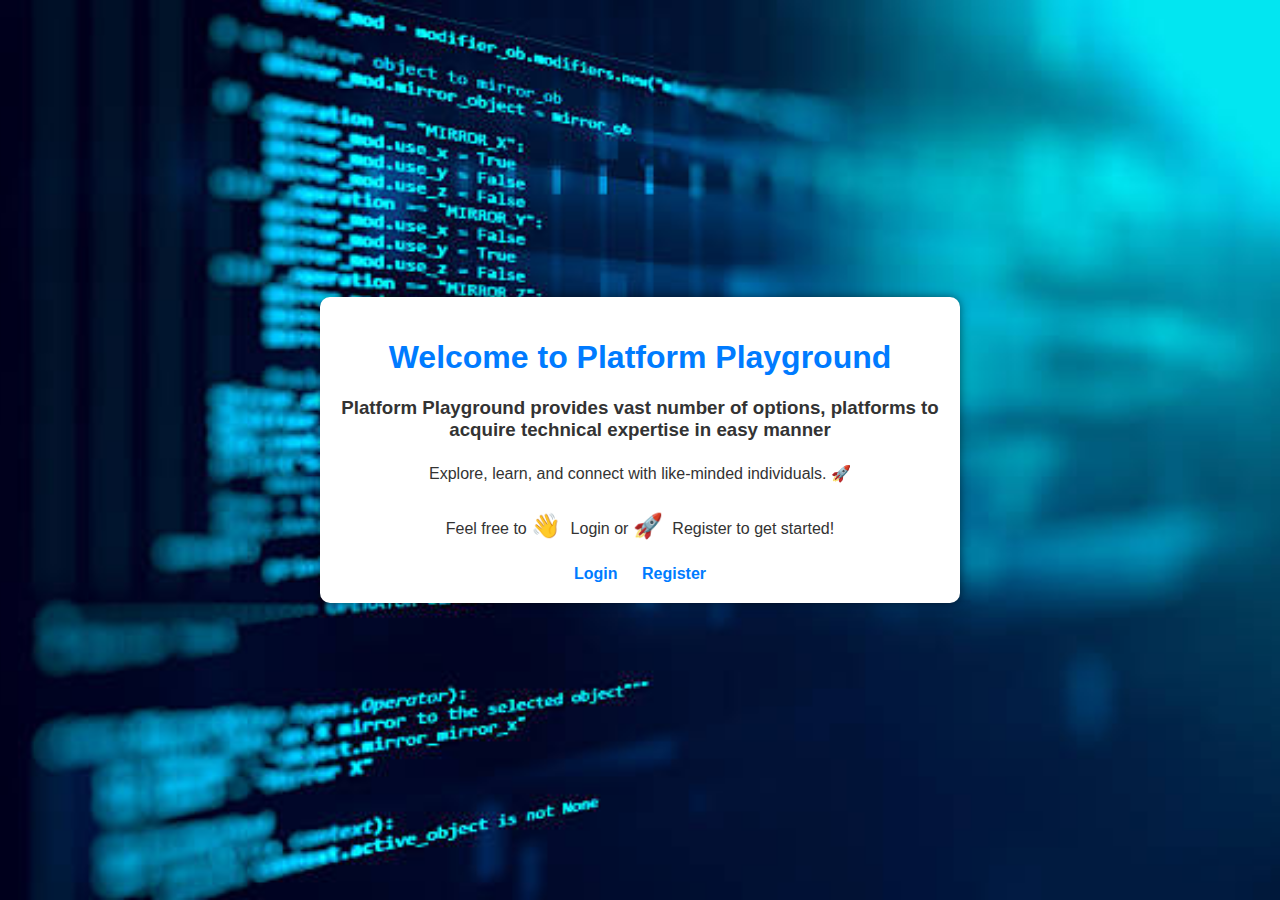
<file: src/main/webapp/index.html>
<!DOCTYPE html>
<html lang="en">
<head>
    <meta charset="UTF-8">
    <title>Platform-Playground</title>
    <link rel="stylesheet" href="indexStyle.css">
</head>
<body>
<div class="container">
    <h1>Welcome to Platform Playground</h1>
    <h3>Platform Playground provides vast number of options, platforms to acquire technical expertise in easy manner</h3>
    <p>Explore, learn, and connect with like-minded individuals. 🚀</p>
    <p>Feel free to <span class="emoji">👋</span> Login or <span class="emoji">🚀</span> Register to get started!</p>
    <div class="links">
        <a href="login.jsp">Login</a>
        <a href="register.jsp">Register</a>
    </div>
</div>
</body>
</html>
</file>
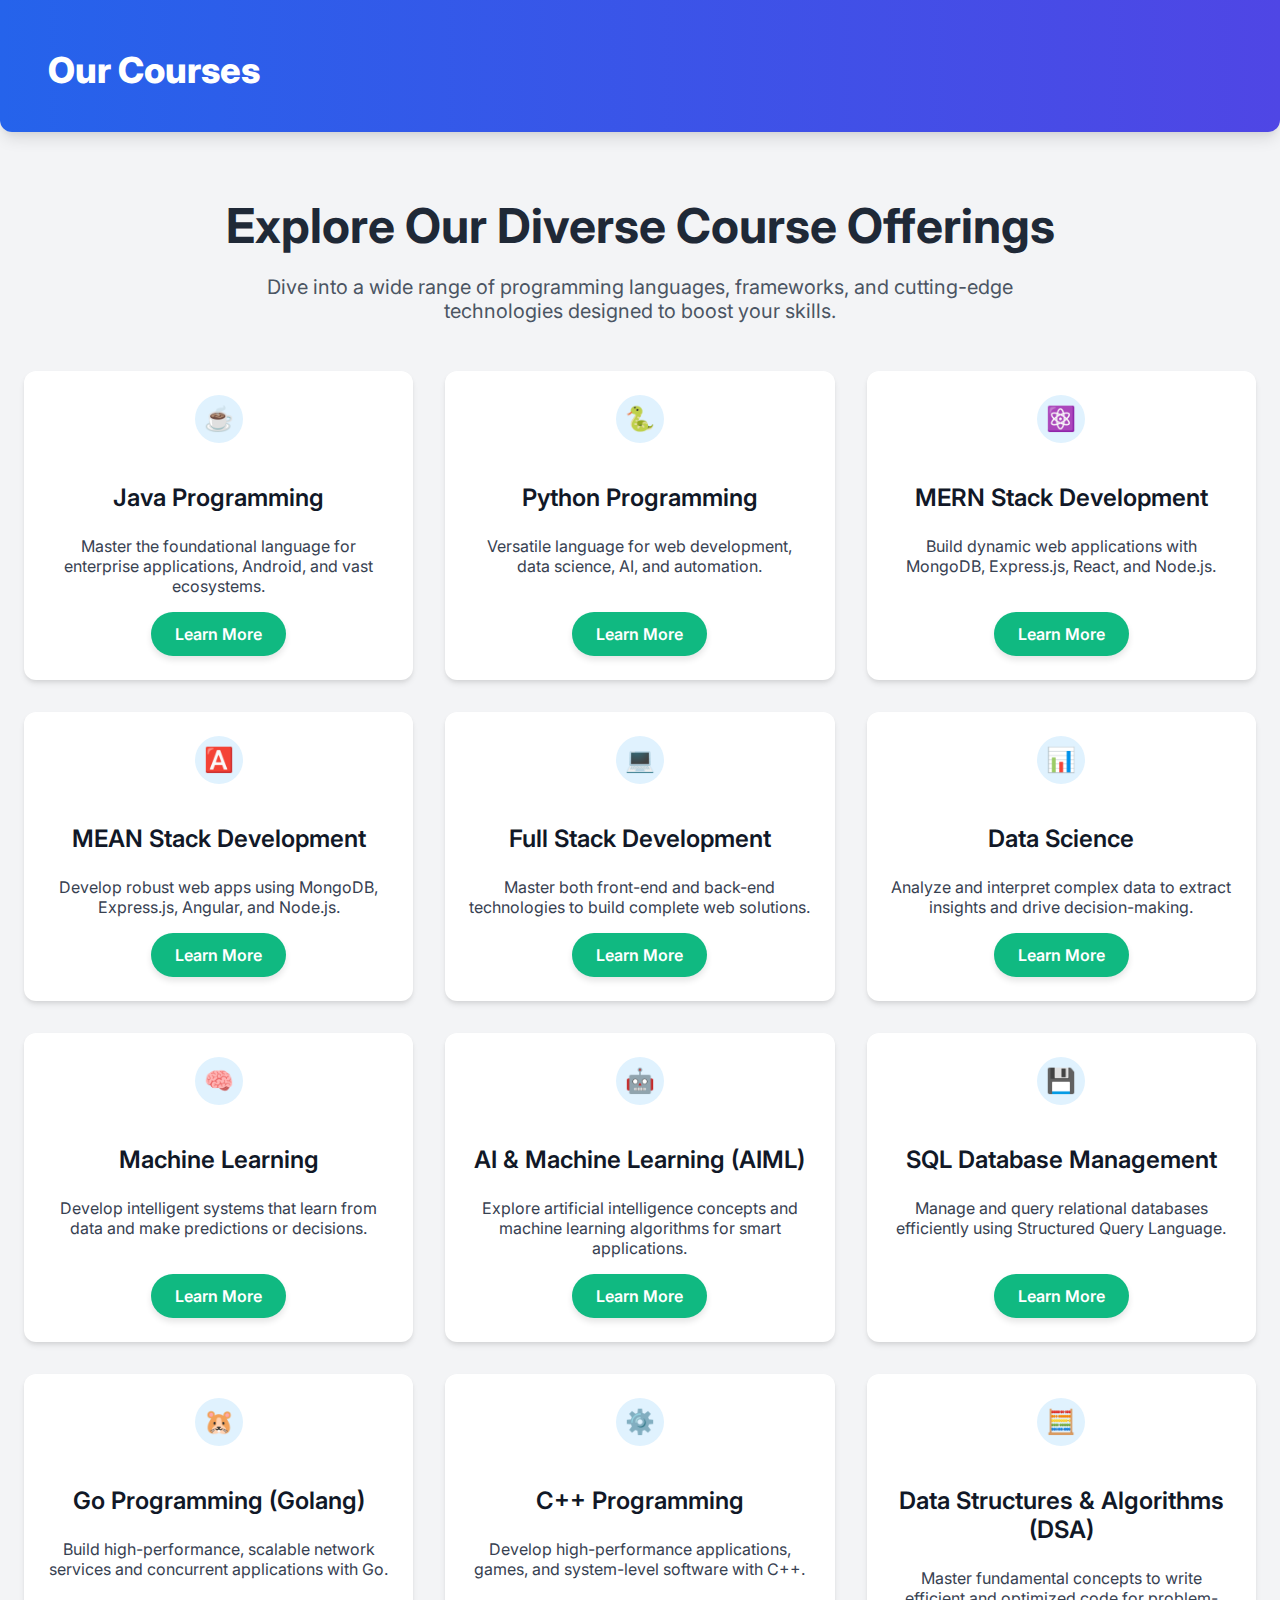
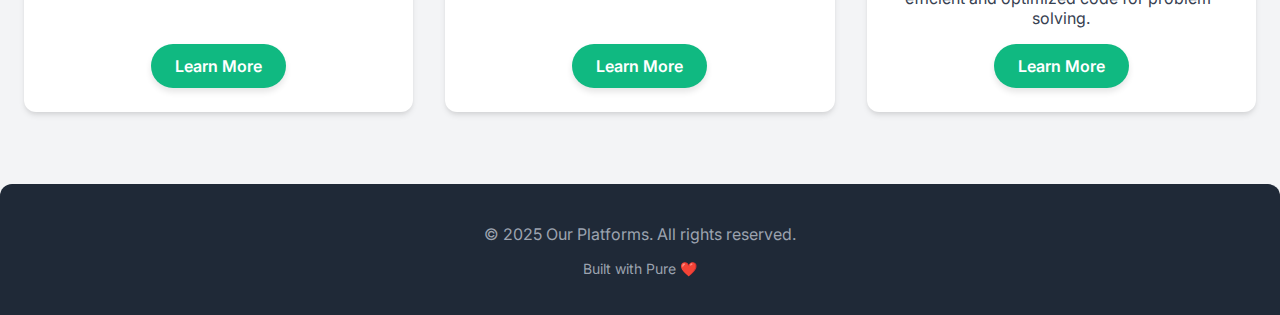
<file: src/main/webapp/platform.html>
<!DOCTYPE html>
<html>
<head>
<meta charset="UTF-8">
<meta name="viewport" content="width=device-width, initial-scale=1.0">
<link rel="stylesheet" href="platform.css">
<title>Our Platforms</title>
</head>
<body>
	<!-- Header Section -->
	    <header class="header">
	        <div class="container header-content">
	            <h1>Our Courses</h1>
	        </div>
	    </header>

	    <!-- Main Content Section: Course Cards -->
	    <main class="container main-content">
	        <section class="section-intro">
	            <h2>Explore Our Diverse Course Offerings</h2>
	            <p>
	                Dive into a wide range of programming languages, frameworks, and cutting-edge technologies designed to boost your skills.
	            </p>
	        </section>

	        <div class="course-grid">

	            <!-- Course Card 1: Java -->
	            <div class="course-card">
	                <div class="icon-placeholder">☕</div>
	                <h3>Java Programming</h3>
	                <p>
	                    Master the foundational language for enterprise applications, Android, and vast ecosystems.
	                </p>
	                <a href="https://www.geeksforgeeks.org/java/java-programming-examples/" target="_blank" class="platform-button">
	                    Learn More
	                </a>
	            </div>

	            <!-- Course Card 2: Python -->
	            <div class="course-card">
	                <div class="icon-placeholder">🐍</div>
	                <h3>Python Programming</h3>
	                <p>
	                    Versatile language for web development, data science, AI, and automation.
	                </p>
	                <a href="https://www.geeksforgeeks.org/python-programming-examples/" target="_blank" class="platform-button">
	                    Learn More
	                </a>
	            </div>

	            <!-- Course Card 3: MERN Stack -->
	            <div class="course-card">
	                <div class="icon-placeholder">⚛️</div>
	                <h3>MERN Stack Development</h3>
	                <p>
	                    Build dynamic web applications with MongoDB, Express.js, React, and Node.js.
	                </p>
	                <a href="https://www.geeksforgeeks.org/mern-stack/" target="_blank" class="platform-button">
	                    Learn More
	                </a>
	            </div>

	            <!-- Course Card 4: MEAN Stack -->
	            <div class="course-card">
	                <div class="icon-placeholder">🅰️</div>
	                <h3>MEAN Stack Development</h3>
	                <p>
	                    Develop robust web apps using MongoDB, Express.js, Angular, and Node.js.
	                </p>
	                <a href="https://www.geeksforgeeks.org/mean-stack/" target="_blank" class="platform-button">
	                    Learn More
	                </a>
	            </div>

	            <!-- Course Card 5: Full Stack Development -->
	            <div class="course-card">
	                <div class="icon-placeholder">💻</div>
	                <h3>Full Stack Development</h3>
	                <p>
	                    Master both front-end and back-end technologies to build complete web solutions.
	                </p>
	                <a href="https://www.geeksforgeeks.org/full-stack-development/" target="_blank" class="platform-button">
	                    Learn More
	                </a>
	            </div>

	            <!-- Course Card 6: Data Science -->
	            <div class="course-card">
	                <div class="icon-placeholder">📊</div>
	                <h3>Data Science</h3>
	                <p>
	                    Analyze and interpret complex data to extract insights and drive decision-making.
	                </p>
	                <a href="https://www.geeksforgeeks.org/data-science/" target="_blank" class="platform-button">
	                    Learn More
	                </a>
	            </div>

	            <!-- Course Card 7: Machine Learning -->
	            <div class="course-card">
	                <div class="icon-placeholder">🧠</div>
	                <h3>Machine Learning</h3>
	                <p>
	                    Develop intelligent systems that learn from data and make predictions or decisions.
	                </p>
	                <a href="https://www.geeksforgeeks.org/machine-learning/" target="_blank" class="platform-button">
	                    Learn More
	                </a>
	            </div>

	            <!-- Course Card 8: AIML (AI & Machine Learning) -->
	            <div class="course-card">
	                <div class="icon-placeholder">🤖</div>
	                <h3>AI & Machine Learning (AIML)</h3>
	                <p>
	                    Explore artificial intelligence concepts and machine learning algorithms for smart applications.
	                </p>
	                <a href="https://www.geeksforgeeks.org/artificial-intelligence-ai-tutorial/" target="_blank" class="platform-button">
	                    Learn More
	                </a>
	            </div>

	            <!-- Course Card 9: SQL -->
	            <div class="course-card">
	                <div class="icon-placeholder">💾</div>
	                <h3>SQL Database Management</h3>
	                <p>
	                    Manage and query relational databases efficiently using Structured Query Language.
	                </p>
	                <a href="https://www.geeksforgeeks.org/sql-tutorial/" target="_blank" class="platform-button">
	                    Learn More
	                </a>
	            </div>

	            <!-- Course Card 10: GO Programming -->
	            <div class="course-card">
	                <div class="icon-placeholder">🐹</div>
	                <h3>Go Programming (Golang)</h3>
	                <p>
	                    Build high-performance, scalable network services and concurrent applications with Go.
	                </p>
	                <a href="https://www.geeksforgeeks.org/go-programming-language/" target="_blank" class="platform-button">
	                    Learn More
	                </a>
	            </div>

	            <!-- Course Card 11: C++ Programming -->
	            <div class="course-card">
	                <div class="icon-placeholder">⚙️</div>
	                <h3>C++ Programming</h3>
	                <p>
	                    Develop high-performance applications, games, and system-level software with C++.
	                </p>
	                <a href="https://www.geeksforgeeks.org/cpp-programming-examples/" target="_blank" class="platform-button">
	                    Learn More
	                </a>
	            </div>

	            <!-- Course Card 12: Data Structures and Algorithms (DSA) -->
	            <div class="course-card">
	                <div class="icon-placeholder">🧮</div> <!-- Abacus/Calculator for DSA -->
	                <h3>Data Structures & Algorithms (DSA)</h3>
	                <p>
	                    Master fundamental concepts to write efficient and optimized code for problem-solving.
	                </p>
	                <a href="https://www.geeksforgeeks.org/data-structures/" target="_blank" class="platform-button">
	                    Learn More
	                </a>
	            </div>

	        </div>
	    </main>
		
		<footer class="footer">
		        <div class="container">
		            <p>&copy; 2025 Our Platforms. All rights reserved.</p>
		            <p class="text-sm">Built with Pure ❤️ </p>
		        </div>
		    </footer>
</body>
</html>
</file>
<file: src/main/webapp/indexStyle.css>
@charset "UTF-8";
body {
    font-family: 'Arial', sans-serif;
    display: flex;
    flex-direction: column;
    align-items: center;
    justify-content: center;
    height: 100vh;
    margin: 0;
    background-color: #AEFD6C;
    background-image: url('backgroundImage.jpg');
    background-size: cover;
    background-position: center center;
    background-repeat: no-repeat;
    color: #333;
}

.container {
    width: 600px;
    padding: 20px;
    border-radius: 10px;
    box-shadow: 0 0 10px rgba(0, 0, 1, 0.5);
    background-color: white;
    text-align: center;
}

h1 {
    font-weight: bold;
    color: #007BFF;
}

p {
    margin: 20px 0;
    line-height: 1.6;
}

.emoji {
    font-size: 24px;
    margin-right: 5px;
}


.links a {
    margin: 0 10px;
    text-decoration: none;
    color: #007BFF;
    font-weight: bold;
    transition: color 0.3s ease;
}

.links a:hover {
    color: #0056b3;
    font-size: 20px;
    text-transform: uppercase;
}

.platform{
	color: #007BFF;
}
</file>
<file: src/main/webapp/platform.css>
@charset "UTF-8";
/* Import Inter font */
        @import url('https://fonts.googleapis.com/css2?family=Inter:wght@400;500;600;700&display=swap');

        /* Base styles */
        body {
            font-family: 'Inter', sans-serif;
            background-color: #f3f4f6; /* Light gray background */
            margin: 0;
            padding: 0;
            min-height: 100vh;
            display: flex;
            flex-direction: column;
        }

        /* Container for content centering */
        .container {
            max-width: 1280px;
            margin-left: auto;
            margin-right: auto;
            padding-left: 1.5rem; /* p-6 equivalent */
            padding-right: 1.5rem; /* p-6 equivalent */
        }

        /* Header Section */
        .header {
            background-image: linear-gradient(to right, #2563eb, #4f46e5); /* from-blue-600 to-indigo-700 */
            color: white;
            padding: 1.5rem; /* p-6 */
            box-shadow: 0 10px 15px -3px rgba(0, 0, 0, 0.1), 0 4px 6px -2px rgba(0, 0, 0, 0.05); /* shadow-lg */
            border-bottom-left-radius: 0.75rem; /* rounded-b-xl */
            border-bottom-right-radius: 0.75rem; /* rounded-b-xl */
        }

        .header-content {
            display: flex;
            flex-direction: column;
            justify-content: space-between;
            align-items: center;
        }

        .header h1 {
            font-size: 2.25rem; /* text-4xl */
            font-weight: 800; /* font-extrabold */
            margin-bottom: 1rem; /* mb-4 */
        }

        .header nav ul {
            display: flex;
            list-style: none;
            padding: 0;
            margin: 0;
        }

        .header nav li {
            margin-left: 1.5rem; /* space-x-6 (for subsequent items) */
        }

        .header nav a {
            color: white;
            font-size: 1.125rem; /* text-lg */
            text-decoration: none;
            transition: color 0.3s ease; /* transition duration-300 */
        }

        .header nav a:hover {
            color: #bfdbfe; /* hover:text-blue-200 */
        }

        /* Main Content Section */
        .main-content {
            flex-grow: 1; /* flex-grow */
            padding-top: 1.5rem; /* p-6 */
            padding-bottom: 1.5rem; /* p-6 */
        }

        .section-intro {
            text-align: center;
            margin-bottom: 3rem; /* mb-12 */
        }

        .section-intro h2 {
            font-size: 3rem; /* text-5xl */
            font-weight: 700; /* font-bold */
            color: #1f2937; /* text-gray-800 */
            margin-bottom: 1rem; /* mb-4 */
        }

        .section-intro p {
            font-size: 1.25rem; /* text-xl */
            color: #4b5563; /* text-gray-600 */
            max-width: 48rem; /* max-w-3xl */
            margin-left: auto;
            margin-right: auto;
        }

        /* Course Grid */
        .course-grid {
            display: grid;
            grid-template-columns: 1fr; /* grid-cols-1 */
            gap: 2rem; /* gap-8 */
        }

        /* Course Card */
        .course-card {
            background-color: white;
            border-radius: 0.75rem; /* rounded-xl */
            box-shadow: 0 4px 6px -1px rgba(0, 0, 0, 0.1), 0 2px 4px -1px rgba(0, 0, 0, 0.06); /* shadow-lg */
            transition: box-shadow 0.3s ease; /* transition-shadow duration-300 */
            padding: 1.5rem; /* p-6 */
            display: flex;
            flex-direction: column;
            align-items: center;
            text-align: center;
        }

        .course-card:hover {
            box-shadow: 0 10px 15px -3px rgba(0, 0, 0, 0.1), 0 4px 6px -2px rgba(0, 0, 0, 0.05); /* hover:shadow-xl */
        }

        /* Icon Placeholder */
        .icon-placeholder {
            width: 48px;
            height: 48px;
            display: flex;
            align-items: center;
            justify-content: center;
            background-color: #e0f2fe; /* Light blue */
            color: #0c4a6e; /* Darker blue text */
            border-radius: 50%;
            font-size: 1.5rem;
            font-weight: bold;
            flex-shrink: 0;
            margin-bottom: 1rem; /* mb-4 */
        }

        .course-card h3 {
            font-size: 1.5rem; /* text-2xl */
            font-weight: 600; /* font-semibold */
            color: #111827; /* text-gray-900 */
            margin-bottom: 0.5rem; /* mb-2 */
        }

        .course-card p {
            color: #374151; /* text-gray-700 */
            margin-bottom: 1rem; /* mb-4 */
            flex-grow: 1; /* flex-grow */
        }

        /* Platform Button (Learn More) */
        .platform-button {
            display: inline-block;
            padding: 12px 24px;
            background-color: #10B981; /* Emerald Green */
            color: white;
            text-align: center;
            text-decoration: none;
            border-radius: 9999px; /* Fully rounded */
            cursor: pointer;
            font-weight: 600;
            transition: background-color 0.3s ease, transform 0.2s ease, box-shadow 0.3s ease;
            box-shadow: 0 4px 6px rgba(0, 0, 0, 0.1);
        }

        .platform-button:hover {
            background-color: #059669; /* Darker Emerald */
            transform: translateY(-2px);
            box-shadow: 0 6px 10px rgba(0, 0, 0, 0.15);
        }

        /* Footer Section */
        .footer {
            background-color: #1f2937; /* bg-gray-800 */
            color: white;
            padding: 1.5rem; /* p-6 */
            margin-top: 3rem; /* mt-12 */
            border-top-left-radius: 0.75rem; /* rounded-t-xl */
            border-top-right-radius: 0.75rem; /* rounded-t-xl */
        }

        .footer p {
            text-align: center;
            color: #9ca3af; /* text-gray-400 */
        }

        .footer .text-sm {
            font-size: 0.875rem; /* text-sm */
            margin-top: 0.5rem; /* mt-2 */
        }

        /* Media Queries for Responsiveness */
        @media (min-width: 768px) { /* md breakpoint */
            .header-content {
                flex-direction: row;
                margin-bottom: 0; /* md:mb-0 */
            }
            .course-grid {
                grid-template-columns: repeat(2, 1fr); /* md:grid-cols-2 */
            }
        }

        @media (min-width: 1024px) { /* lg breakpoint */
            .course-grid {
                grid-template-columns: repeat(3, 1fr); /* lg:grid-cols-3 */
            }
        }
</file>
